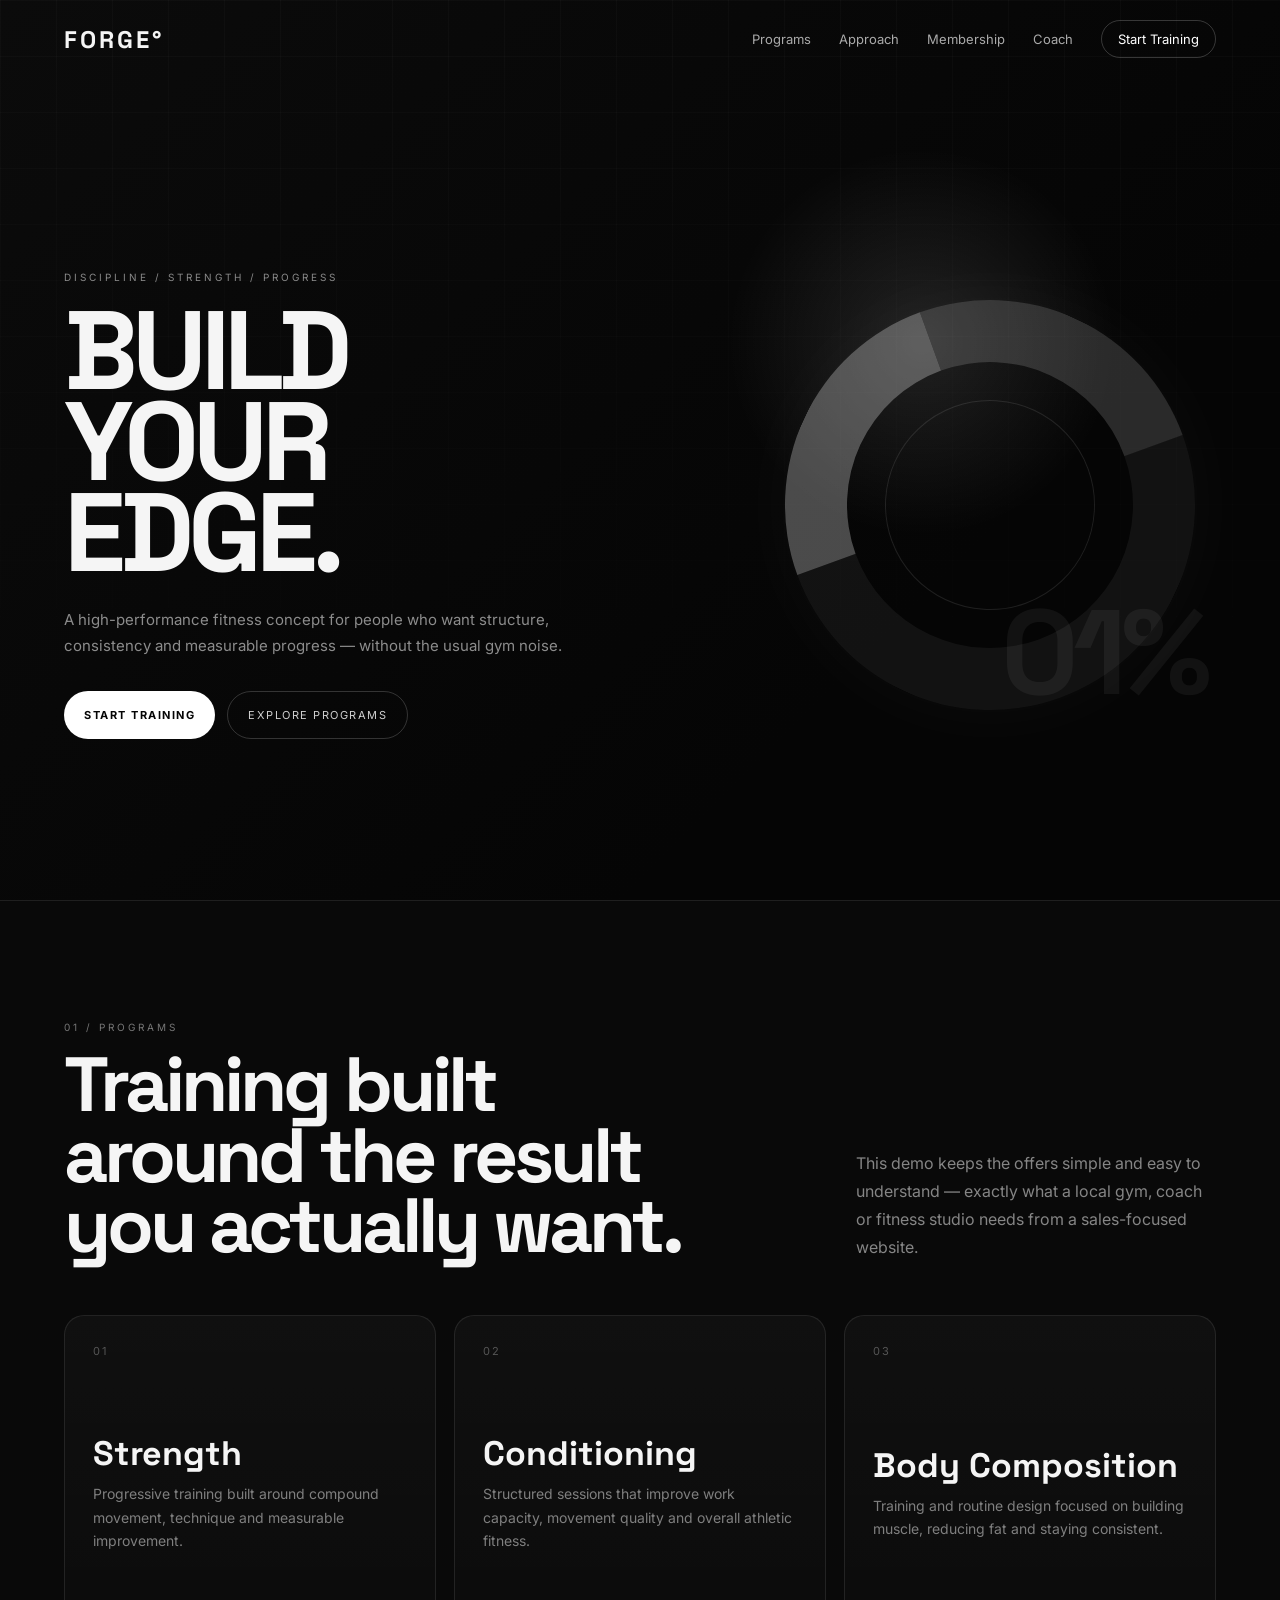
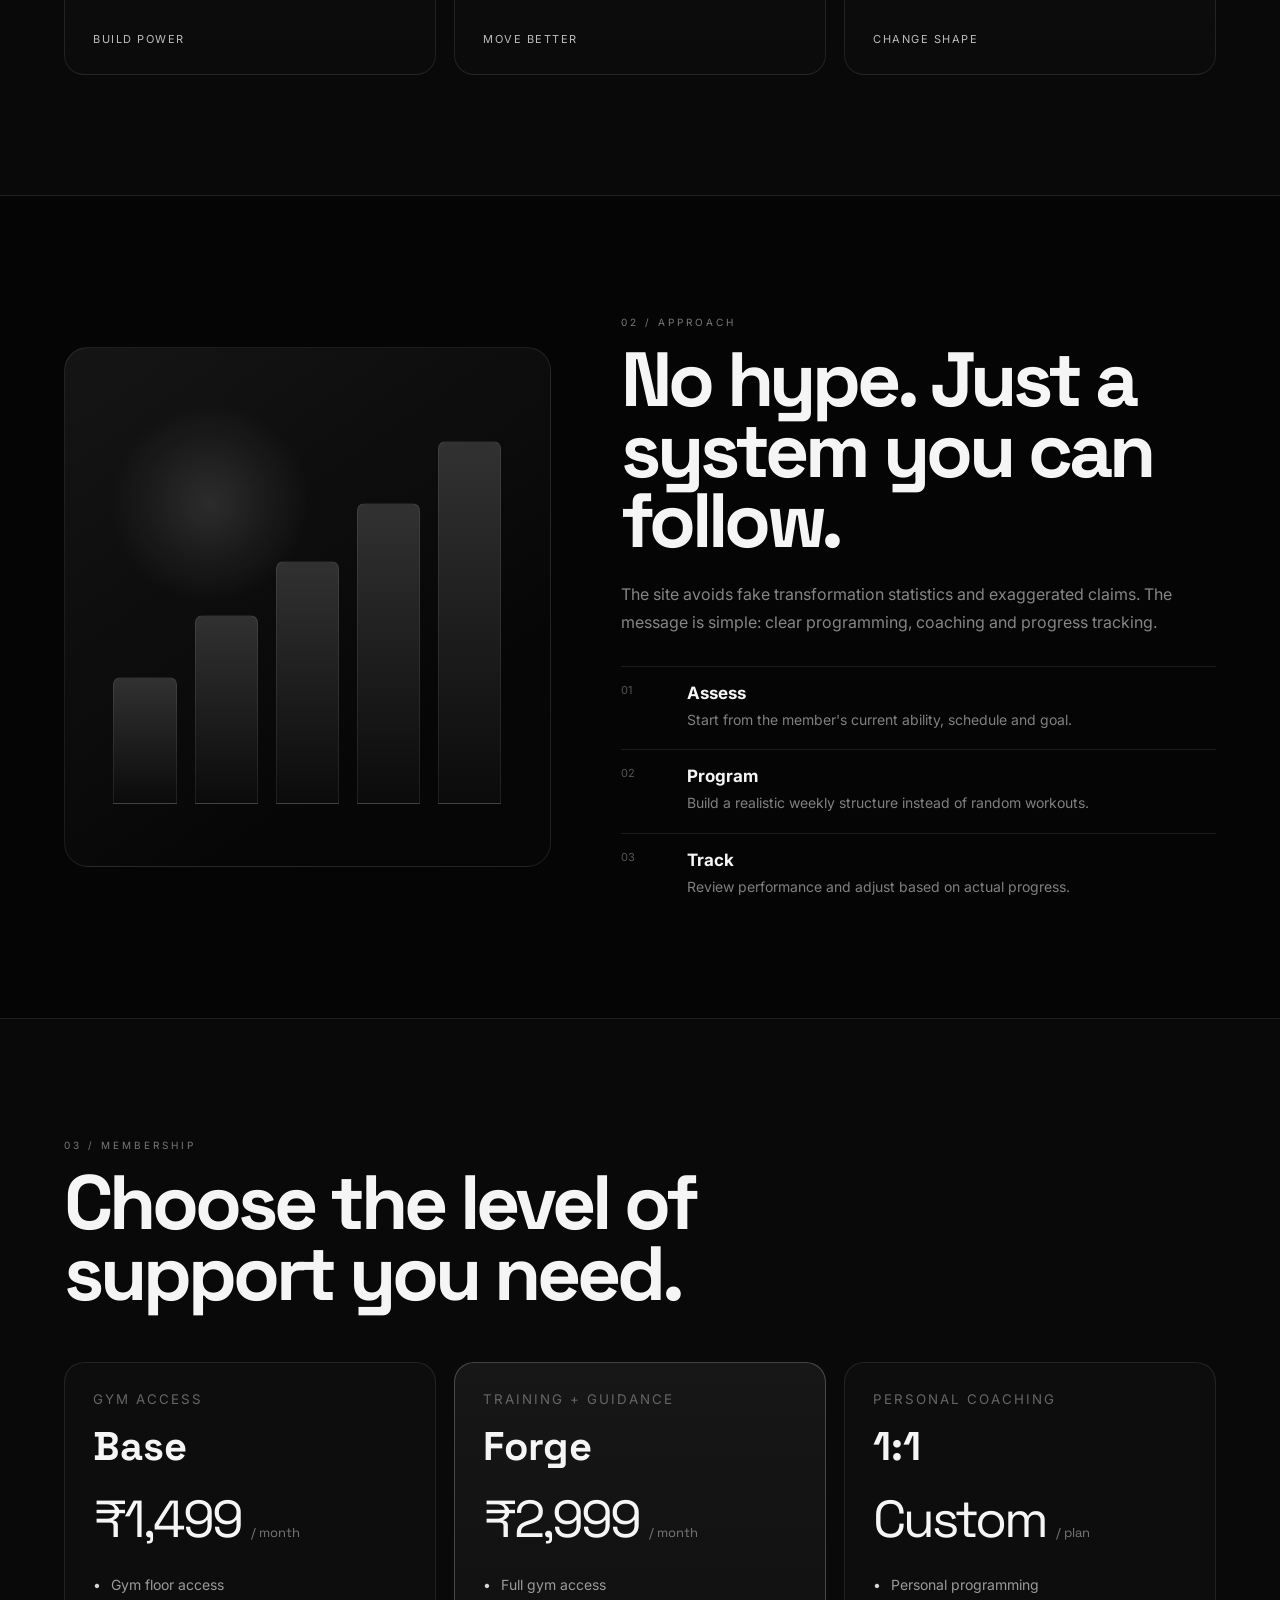
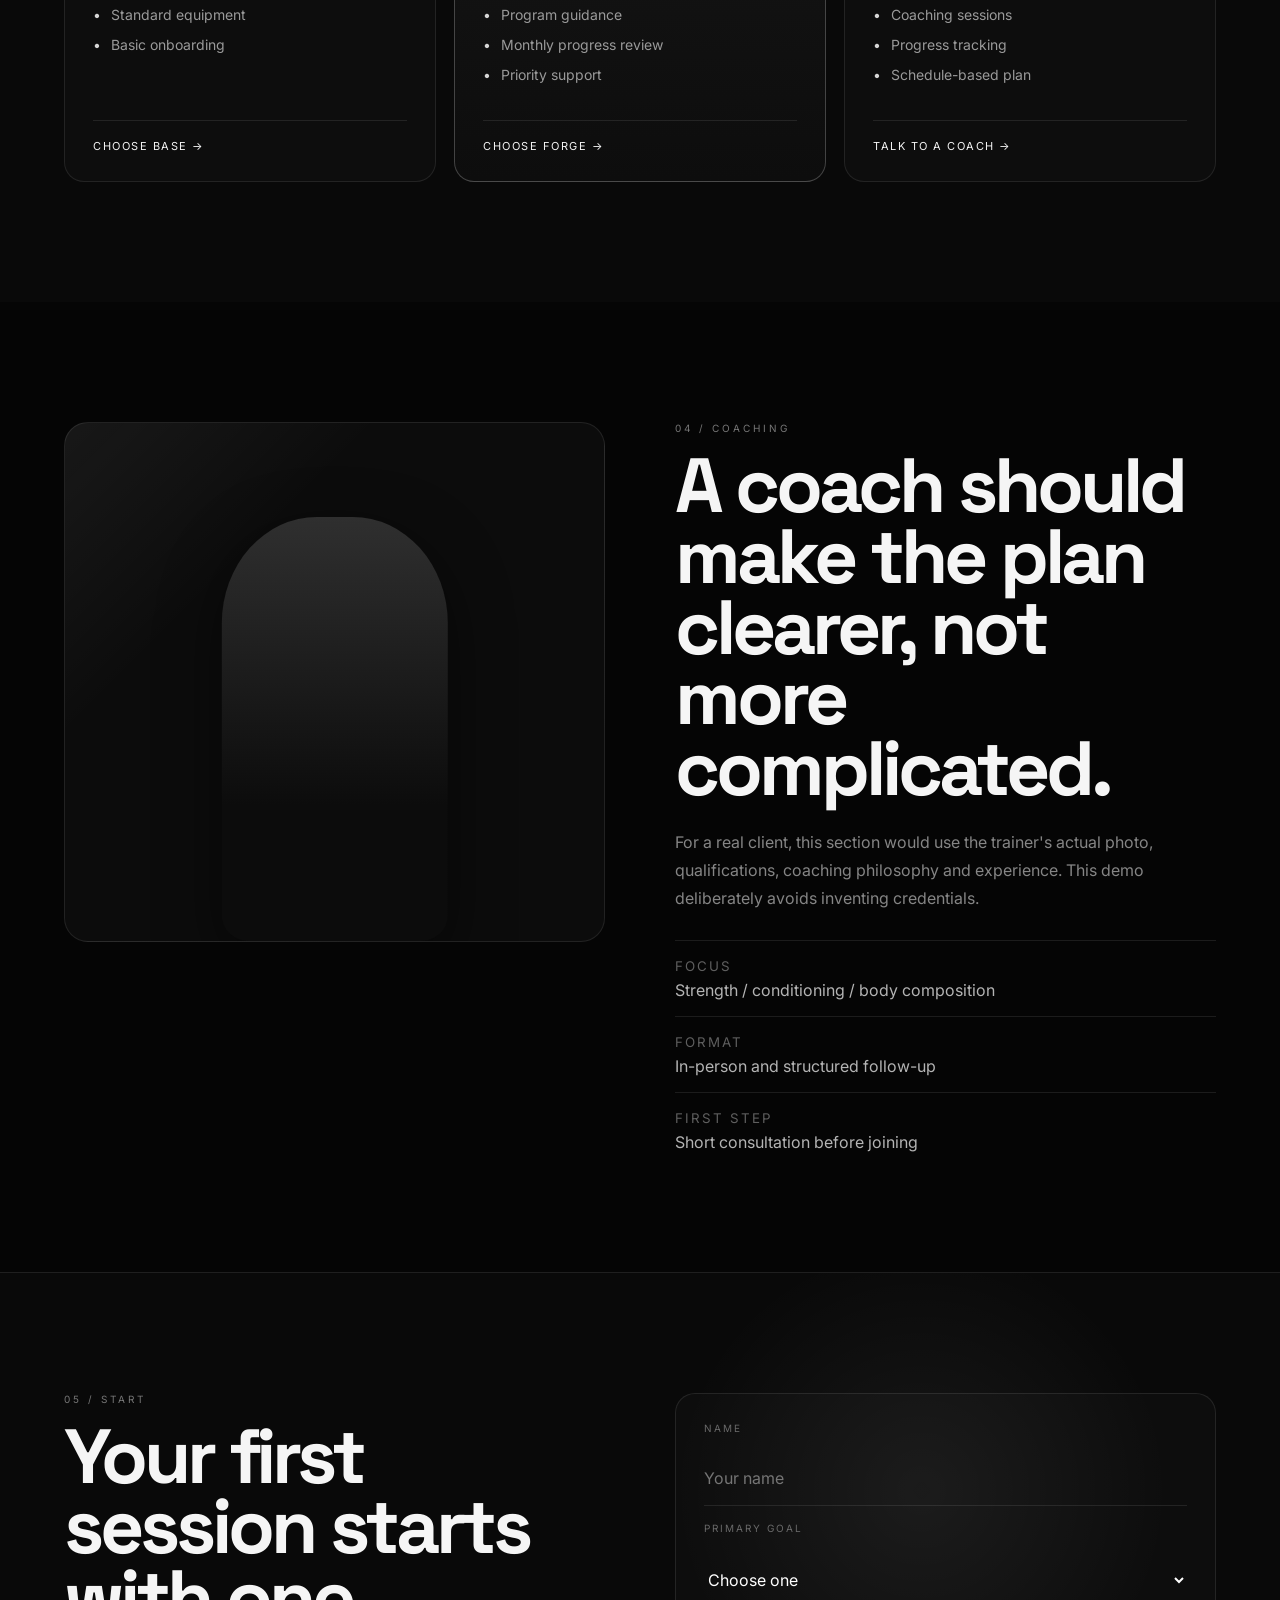
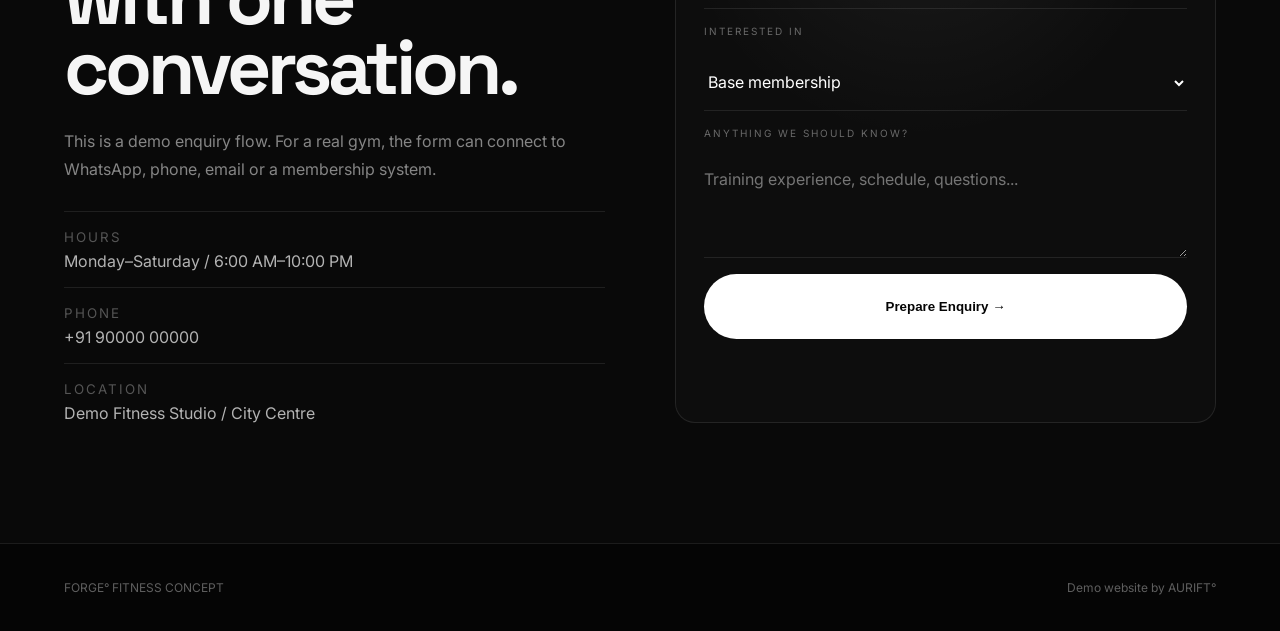
<file: forge/index.html>
<!DOCTYPE html>
<html lang="en">
<head>
  <meta charset="UTF-8" />
  <meta name="viewport" content="width=device-width, initial-scale=1.0" />
  <title>FORGE° — Fitness Concept</title>

  <link rel="preconnect" href="https://fonts.googleapis.com">
  <link rel="preconnect" href="https://fonts.gstatic.com" crossorigin>
  <link href="https://fonts.googleapis.com/css2?family=Inter:wght@400;500;600;700&family=Space+Grotesk:wght@500;600;700&display=swap" rel="stylesheet">

  <style>
    *{box-sizing:border-box;margin:0;padding:0}
    html{scroll-behavior:smooth}
    body{
      font-family:"Inter",sans-serif;
      background:#050505;
      color:#f5f5f5;
      overflow-x:hidden;
    }
    a{text-decoration:none;color:inherit}
    .container{width:min(1180px,90%);margin:auto}

    :root{
      --bg:#050505;
      --surface:#0c0c0c;
      --surface2:#121212;
      --text:#f5f5f5;
      --muted:#858585;
      --line:rgba(255,255,255,.09);
    }

    nav{
      position:fixed;inset:0 0 auto 0;z-index:100;
      padding:20px 0;transition:.3s
    }
    nav.scrolled{
      background:rgba(5,5,5,.88);
      backdrop-filter:blur(14px);
      border-bottom:1px solid var(--line)
    }
    .nav-wrap{display:flex;justify-content:space-between;align-items:center}
    .logo{
      font-family:"Space Grotesk";font-weight:700;
      letter-spacing:3px;font-size:24px
    }
    .nav-links{display:flex;gap:28px;align-items:center;color:#aaa;font-size:13px}
    .nav-links a:hover{color:#fff}
    .nav-cta{
      border:1px solid rgba(255,255,255,.2);
      border-radius:999px;padding:10px 16px;color:#fff!important
    }
    .menu-toggle{
      display:none;width:42px;height:42px;border-radius:50%;
      border:1px solid var(--line);background:transparent;color:#fff
    }

    .hero{
      min-height:100vh;
      padding-top:110px;
      display:flex;align-items:center;
      position:relative;overflow:hidden;
      background:
        radial-gradient(circle at 72% 38%,rgba(255,255,255,.11),transparent 18%),
        linear-gradient(135deg,#0b0b0b,#050505 70%);
    }
    .hero::before{
      content:"";position:absolute;inset:0;
      background-image:
        linear-gradient(rgba(255,255,255,.025) 1px,transparent 1px),
        linear-gradient(90deg,rgba(255,255,255,.025) 1px,transparent 1px);
      background-size:56px 56px;
      mask-image:linear-gradient(to bottom,#000,transparent 90%)
    }
    .hero-grid{
      display:grid;grid-template-columns:1.05fr .95fr;
      gap:60px;align-items:center;position:relative;z-index:2
    }
    .eyebrow{
      color:#8a8a8a;font-size:10px;letter-spacing:3px;text-transform:uppercase;
      margin-bottom:22px
    }
    h1{
      font-family:"Space Grotesk";
      font-size:clamp(70px,8.7vw,132px);
      line-height:.82;letter-spacing:-6px;
      font-weight:700;max-width:760px
    }
    .hero-copy p{
      color:#8c8c8c;line-height:1.75;
      max-width:520px;margin:28px 0 32px;font-size:15px
    }
    .hero-actions{display:flex;gap:12px;flex-wrap:wrap}
    .btn{
      min-height:48px;padding:0 20px;border-radius:999px;
      display:inline-flex;align-items:center;justify-content:center;
      text-transform:uppercase;letter-spacing:1.5px;font-size:11px;
      transition:.25s
    }
    .btn-primary{background:#fff;color:#050505;font-weight:700}
    .btn-secondary{border:1px solid rgba(255,255,255,.18);color:#cfcfcf}

    .hero-visual{min-height:560px;position:relative}
    .ring{
      position:absolute;right:4%;top:50%;transform:translateY(-50%) rotate(25deg);
      width:410px;height:410px;border-radius:50%;
      border:62px solid rgba(255,255,255,.055);
      border-left-color:rgba(255,255,255,.28);
      border-top-color:rgba(255,255,255,.15);
      box-shadow:0 0 80px rgba(255,255,255,.035);
      animation:rotateRing 14s linear infinite
    }
    .ring::before{
      content:"";position:absolute;inset:38px;border-radius:50%;
      border:1px solid rgba(255,255,255,.1)
    }
    .hero-stat{
      position:absolute;right:2%;bottom:10%;
      font-family:"Space Grotesk";font-size:120px;font-weight:700;
      color:rgba(255,255,255,.055);letter-spacing:-6px
    }
    @keyframes rotateRing{
      to{transform:translateY(-50%) rotate(385deg)}
    }

    section{padding:120px 0}
    .section-kicker{
      color:#777;font-size:10px;letter-spacing:3px;text-transform:uppercase;margin-bottom:16px
    }
    .section-title{
      font-family:"Space Grotesk";
      font-size:clamp(46px,6vw,82px);
      line-height:.92;letter-spacing:-4px;max-width:840px
    }
    .section-copy{color:#858585;line-height:1.75;max-width:620px}

    #programs{
      background:#090909;border-top:1px solid var(--line);border-bottom:1px solid var(--line)
    }
    .head-grid{
      display:grid;grid-template-columns:1.2fr .8fr;gap:70px;align-items:end;margin-bottom:54px
    }
    .head-copy{margin-left:auto;max-width:360px}
    .program-grid{display:grid;grid-template-columns:repeat(3,1fr);gap:18px}
    .program{
      min-height:360px;padding:28px;border:1px solid var(--line);border-radius:20px;
      background:linear-gradient(180deg,rgba(255,255,255,.03),rgba(255,255,255,.01));
      display:flex;flex-direction:column;justify-content:space-between;
      transition:.3s;position:relative;overflow:hidden
    }
    .program:hover{transform:translateY(-6px);border-color:rgba(255,255,255,.23)}
    .program-num{color:#555;font-size:11px;letter-spacing:2px}
    .program h3{
      font-family:"Space Grotesk";font-size:34px;line-height:.95;margin-bottom:12px
    }
    .program p{color:#7f7f7f;line-height:1.65;font-size:14px}
    .program-tag{color:#bdbdbd;font-size:11px;letter-spacing:1.5px;text-transform:uppercase}

    .approach-grid{
      display:grid;grid-template-columns:.9fr 1.1fr;gap:70px;align-items:center
    }
    .approach-visual{
      min-height:520px;border-radius:24px;border:1px solid var(--line);
      background:
        radial-gradient(circle at 30% 30%,rgba(255,255,255,.12),transparent 20%),
        linear-gradient(145deg,#151515,#060606 75%);
      position:relative;overflow:hidden
    }
    .bars{
      position:absolute;left:10%;right:10%;bottom:12%;
      display:flex;align-items:flex-end;gap:18px;height:70%
    }
    .bar{
      flex:1;background:linear-gradient(180deg,#313131,#0b0b0b);
      border:1px solid rgba(255,255,255,.08);
      border-radius:8px 8px 0 0
    }
    .bar:nth-child(1){height:35%}
    .bar:nth-child(2){height:52%}
    .bar:nth-child(3){height:67%}
    .bar:nth-child(4){height:83%}
    .bar:nth-child(5){height:100%}
    .approach-content .section-title{margin-bottom:24px}
    .approach-list{display:grid;gap:18px;margin-top:30px}
    .approach-item{
      border-top:1px solid var(--line);padding-top:16px;
      display:grid;grid-template-columns:52px 1fr;gap:14px
    }
    .approach-item span{color:#555;font-size:11px}
    .approach-item h4{font-size:17px;margin-bottom:6px}
    .approach-item p{color:#808080;line-height:1.6;font-size:14px}

    #membership{
      background:#090909;border-top:1px solid var(--line)
    }
    .membership-grid{display:grid;grid-template-columns:repeat(3,1fr);gap:18px;margin-top:54px}
    .membership{
      min-height:420px;padding:28px;border:1px solid var(--line);border-radius:20px;
      background:#0d0d0d;display:flex;flex-direction:column
    }
    .membership.featured{background:linear-gradient(180deg,#171717,#0d0d0d);border-color:rgba(255,255,255,.22)}
    .membership small{color:#666;text-transform:uppercase;letter-spacing:2px}
    .membership h3{font-family:"Space Grotesk";font-size:40px;margin:14px 0}
    .membership .price{font-family:"Space Grotesk";font-size:52px;letter-spacing:-3px}
    .membership .price span{font-size:13px;color:#777;letter-spacing:0}
    .membership ul{list-style:none;display:grid;gap:13px;margin:24px 0 30px;color:#9a9a9a;font-size:14px}
    .membership li::before{content:"•";margin-right:10px;color:#d6d6d6}
    .membership a{
      margin-top:auto;border-top:1px solid var(--line);padding-top:18px;
      text-transform:uppercase;letter-spacing:1.5px;font-size:11px
    }

    #coach{
      background:#050505
    }
    .coach-grid{display:grid;grid-template-columns:1fr 1fr;gap:70px;align-items:start}
    .coach-card{
      min-height:520px;border:1px solid var(--line);border-radius:24px;
      background:
        linear-gradient(135deg,rgba(255,255,255,.05),transparent 30%),
        #0c0c0c;
      position:relative;overflow:hidden
    }
    .coach-silhouette{
      position:absolute;left:50%;bottom:0;transform:translateX(-50%);
      width:42%;height:82%;
      background:linear-gradient(180deg,#2f2f2f,#0c0c0c 68%);
      border-radius:42% 42% 12% 12% / 25% 25% 6% 6%;
      filter:drop-shadow(0 20px 30px rgba(0,0,0,.5))
    }
    .coach-copy .section-title{margin-bottom:24px}
    .coach-meta{display:grid;gap:16px;margin-top:28px}
    .coach-meta div{border-top:1px solid var(--line);padding-top:14px}
    .coach-meta small{color:#5f5f5f;text-transform:uppercase;letter-spacing:2px}
    .coach-meta p{margin-top:5px;color:#b4b4b4}

    #contact{
      background:
        radial-gradient(circle at 72% 25%,rgba(255,255,255,.06),transparent 22%),
        #090909;
      border-top:1px solid var(--line)
    }
    .contact-grid{display:grid;grid-template-columns:1fr 1fr;gap:70px}
    .join-form{
      padding:28px;border:1px solid var(--line);border-radius:20px;
      background:rgba(255,255,255,.018);display:grid;gap:16px
    }
    .field{display:grid;gap:8px}
    .field label{color:#696969;font-size:10px;letter-spacing:2px;text-transform:uppercase}
    .field input,.field select,.field textarea{
      background:transparent;color:#fff;border:0;border-bottom:1px solid var(--line);
      padding:11px 0 12px;outline:none;font:inherit
    }
    .field select option{background:#111;color:#fff}
    .field textarea{min-height:90px;resize:vertical}
    .submit{
      border:0;border-radius:999px;background:#fff;color:#050505;
      padding:15px;font-weight:700;cursor:pointer
    }
    .form-status{min-height:18px;color:#777;font-size:12px}
    .contact-points{display:grid;gap:16px;margin-top:28px}
    .contact-points div{border-top:1px solid var(--line);padding-top:14px}
    .contact-points small{color:#555;text-transform:uppercase;letter-spacing:2px}
    .contact-points p{margin-top:5px;color:#b3b3b3}

    footer{padding:36px 0;border-top:1px solid var(--line);color:#5f5f5f;font-size:12px}
    .footer-wrap{display:flex;justify-content:space-between;gap:20px;flex-wrap:wrap}

    @media(max-width:850px){
      .menu-toggle{display:flex;align-items:center;justify-content:center}
      .nav-links{
        position:absolute;top:72px;left:5%;right:5%;
        display:none;flex-direction:column;align-items:stretch;gap:0;
        padding:12px;background:rgba(7,7,7,.97);border:1px solid var(--line);
        border-radius:16px;backdrop-filter:blur(14px)
      }
      .nav-links.open{display:flex}
      .nav-links a{padding:12px 10px}
      .nav-cta{text-align:center;margin-top:4px}

      .hero-grid,.head-grid,.approach-grid,.coach-grid,.contact-grid{grid-template-columns:1fr}
      .head-copy{margin-left:0}
      .hero-visual{min-height:360px}
      .ring{width:300px;height:300px;right:50%;transform:translate(50%,-50%) rotate(25deg);border-width:45px}
      @keyframes rotateRing{to{transform:translate(50%,-50%) rotate(385deg)}}
      .hero-stat{font-size:80px}
      .program-grid,.membership-grid{grid-template-columns:1fr}
      section{padding:95px 0}
    }

    @media(max-width:500px){
      .container{width:92%}
      h1{font-size:clamp(58px,17vw,84px)}
      .hero-copy p{font-size:14px}
      .ring{width:250px;height:250px;border-width:38px}
      .hero-visual{min-height:300px}
      .section-title{font-size:clamp(42px,13vw,60px);letter-spacing:-3px}
    }
  

/* =========================================================
   MOBILE UX PASS — FORGE
========================================================= */
@media (max-width: 900px) {
  html { scroll-padding-top:76px; }
  body { overflow-x:hidden; }
  .container { width:92%; }

  nav { padding:15px 0; }
  .logo { font-size:20px; }
  .menu-toggle { display:flex; align-items:center; justify-content:center; width:44px; height:44px; }

  .nav-links {
    top:68px; left:4%; right:4%;
    padding:12px;
    border-radius:16px;
    box-shadow:0 18px 48px rgba(0,0,0,.35);
  }
  .nav-links a { min-height:44px; display:flex; align-items:center; }
  .nav-cta { justify-content:center; }

  .hero {
    min-height:auto;
    padding:96px 0 64px;
    align-items:flex-start;
  }
  .hero-grid { grid-template-columns:1fr; gap:24px; }
  .eyebrow { margin-bottom:16px; letter-spacing:2.2px; }
  h1 {
    font-size:clamp(58px, 17vw, 84px);
    line-height:.86;
    letter-spacing:-4px;
  }
  .hero-copy p { font-size:14px; margin:22px 0 26px; }
  .hero-actions { display:grid; grid-template-columns:1fr; gap:10px; }
  .btn { width:100%; min-height:50px; }

  .hero-visual {
    min-height:290px;
    margin-top:4px;
  }
  .ring {
    width:245px;
    height:245px;
    right:50%;
    border-width:36px;
    transform:translate(50%,-50%) rotate(25deg);
  }
  @keyframes rotateRing {
    to { transform:translate(50%,-50%) rotate(385deg); }
  }
  .hero-stat { font-size:68px; right:2%; bottom:4%; }

  section { padding:88px 0; }
  .section-kicker { letter-spacing:2.2px; }
  .section-title {
    font-size:clamp(40px, 12vw, 60px);
    line-height:.96;
    letter-spacing:-3px;
  }

  .head-grid,
  .approach-grid,
  .coach-grid,
  .contact-grid {
    grid-template-columns:1fr !important;
    gap:26px !important;
  }
  .head-copy { margin-left:0; max-width:100%; }

  .program-grid,
  .membership-grid {
    grid-template-columns:1fr !important;
    gap:14px;
    margin-top:38px;
  }
  .program {
    min-height:280px;
    padding:24px;
  }

  .approach-visual { min-height:320px; }
  .bars { gap:10px; }
  .approach-item { grid-template-columns:42px 1fr; }

  .membership {
    min-height:auto;
    padding:24px;
  }
  .membership .price { font-size:46px; }
  .membership a {
    min-height:46px;
    display:flex;
    align-items:center;
  }

  .coach-card { min-height:340px; }
  .coach-silhouette { width:48%; height:78%; }

  .join-form { padding:20px; }
  .field input,
  .field select,
  .field textarea { font-size:16px; min-height:44px; }
  .submit { min-height:50px; }

  footer { padding:28px 0; }
}

@media (max-width: 520px) {
  h1 { font-size:clamp(54px, 18vw, 74px); }
  .hero-visual { min-height:260px; }
  .ring { width:220px; height:220px; border-width:32px; }
  .hero-stat { font-size:58px; }
}

@media (prefers-reduced-motion: reduce) {
  *, *::before, *::after {
    animation-duration:.01ms !important;
    animation-iteration-count:1 !important;
    scroll-behavior:auto !important;
  }
}

</style>
</head>

<body>

  <nav id="navbar">
    <div class="container nav-wrap">
      <a href="#top" class="logo">FORGE°</a>
      <button class="menu-toggle" id="menuToggle" aria-label="Open navigation">☰</button>
      <div class="nav-links" id="navLinks">
        <a href="#programs">Programs</a>
        <a href="#approach">Approach</a>
        <a href="#membership">Membership</a>
        <a href="#coach">Coach</a>
        <a href="#contact" class="nav-cta">Start Training</a>
      </div>
    </div>
  </nav>

  <main class="hero" id="top">
    <div class="container hero-grid">
      <div class="hero-copy">
        <div class="eyebrow">Discipline / strength / progress</div>
        <h1>BUILD<br>YOUR<br>EDGE.</h1>

        <p>
          A high-performance fitness concept for people who want structure, consistency and
          measurable progress — without the usual gym noise.
        </p>

        <div class="hero-actions">
          <a href="#contact" class="btn btn-primary">Start Training</a>
          <a href="#programs" class="btn btn-secondary">Explore Programs</a>
        </div>
      </div>

      <div class="hero-visual">
        <div class="ring"></div>
        <div class="hero-stat">01%</div>
      </div>
    </div>
  </main>

  <section id="programs">
    <div class="container">
      <div class="head-grid">
        <div>
          <div class="section-kicker">01 / Programs</div>
          <h2 class="section-title">Training built around the result you actually want.</h2>
        </div>

        <p class="section-copy head-copy">
          This demo keeps the offers simple and easy to understand — exactly what a local gym,
          coach or fitness studio needs from a sales-focused website.
        </p>
      </div>

      <div class="program-grid">
        <article class="program">
          <span class="program-num">01</span>
          <div>
            <h3>Strength</h3>
            <p>Progressive training built around compound movement, technique and measurable improvement.</p>
          </div>
          <span class="program-tag">Build power</span>
        </article>

        <article class="program">
          <span class="program-num">02</span>
          <div>
            <h3>Conditioning</h3>
            <p>Structured sessions that improve work capacity, movement quality and overall athletic fitness.</p>
          </div>
          <span class="program-tag">Move better</span>
        </article>

        <article class="program">
          <span class="program-num">03</span>
          <div>
            <h3>Body Composition</h3>
            <p>Training and routine design focused on building muscle, reducing fat and staying consistent.</p>
          </div>
          <span class="program-tag">Change shape</span>
        </article>
      </div>
    </div>
  </section>

  <section id="approach">
    <div class="container approach-grid">
      <div class="approach-visual">
        <div class="bars">
          <div class="bar"></div><div class="bar"></div><div class="bar"></div><div class="bar"></div><div class="bar"></div>
        </div>
      </div>

      <div class="approach-content">
        <div class="section-kicker">02 / Approach</div>
        <h2 class="section-title">No hype. Just a system you can follow.</h2>

        <p class="section-copy">
          The site avoids fake transformation statistics and exaggerated claims. The message is
          simple: clear programming, coaching and progress tracking.
        </p>

        <div class="approach-list">
          <div class="approach-item">
            <span>01</span>
            <div><h4>Assess</h4><p>Start from the member's current ability, schedule and goal.</p></div>
          </div>
          <div class="approach-item">
            <span>02</span>
            <div><h4>Program</h4><p>Build a realistic weekly structure instead of random workouts.</p></div>
          </div>
          <div class="approach-item">
            <span>03</span>
            <div><h4>Track</h4><p>Review performance and adjust based on actual progress.</p></div>
          </div>
        </div>
      </div>
    </div>
  </section>

  <section id="membership">
    <div class="container">
      <div class="section-kicker">03 / Membership</div>
      <h2 class="section-title">Choose the level of support you need.</h2>

      <div class="membership-grid">
        <article class="membership">
          <small>Gym access</small>
          <h3>Base</h3>
          <div class="price">₹1,499 <span>/ month</span></div>
          <ul>
            <li>Gym floor access</li>
            <li>Standard equipment</li>
            <li>Basic onboarding</li>
          </ul>
          <a href="#contact">Choose Base →</a>
        </article>

        <article class="membership featured">
          <small>Training + guidance</small>
          <h3>Forge</h3>
          <div class="price">₹2,999 <span>/ month</span></div>
          <ul>
            <li>Full gym access</li>
            <li>Program guidance</li>
            <li>Monthly progress review</li>
            <li>Priority support</li>
          </ul>
          <a href="#contact">Choose Forge →</a>
        </article>

        <article class="membership">
          <small>Personal coaching</small>
          <h3>1:1</h3>
          <div class="price">Custom <span>/ plan</span></div>
          <ul>
            <li>Personal programming</li>
            <li>Coaching sessions</li>
            <li>Progress tracking</li>
            <li>Schedule-based plan</li>
          </ul>
          <a href="#contact">Talk to a Coach →</a>
        </article>
      </div>
    </div>
  </section>

  <section id="coach">
    <div class="container coach-grid">
      <div class="coach-card">
        <div class="coach-silhouette"></div>
      </div>

      <div class="coach-copy">
        <div class="section-kicker">04 / Coaching</div>
        <h2 class="section-title">A coach should make the plan clearer, not more complicated.</h2>

        <p class="section-copy">
          For a real client, this section would use the trainer's actual photo, qualifications,
          coaching philosophy and experience. This demo deliberately avoids inventing credentials.
        </p>

        <div class="coach-meta">
          <div><small>Focus</small><p>Strength / conditioning / body composition</p></div>
          <div><small>Format</small><p>In-person and structured follow-up</p></div>
          <div><small>First step</small><p>Short consultation before joining</p></div>
        </div>
      </div>
    </div>
  </section>

  <section id="contact">
    <div class="container contact-grid">
      <div>
        <div class="section-kicker">05 / Start</div>
        <h2 class="section-title">Your first session starts with one conversation.</h2>

        <p class="section-copy" style="margin-top:24px">
          This is a demo enquiry flow. For a real gym, the form can connect to WhatsApp,
          phone, email or a membership system.
        </p>

        <div class="contact-points">
          <div><small>Hours</small><p>Monday–Saturday / 6:00 AM–10:00 PM</p></div>
          <div><small>Phone</small><p>+91 90000 00000</p></div>
          <div><small>Location</small><p>Demo Fitness Studio / City Centre</p></div>
        </div>
      </div>

      <form class="join-form" id="joinForm">
        <div class="field">
          <label for="name">Name</label>
          <input id="name" type="text" placeholder="Your name" required>
        </div>

        <div class="field">
          <label for="goal">Primary goal</label>
          <select id="goal" required>
            <option value="">Choose one</option>
            <option>Build strength</option>
            <option>Gain muscle</option>
            <option>Lose fat</option>
            <option>Improve fitness</option>
            <option>Need guidance</option>
          </select>
        </div>

        <div class="field">
          <label for="plan">Interested in</label>
          <select id="plan">
            <option>Base membership</option>
            <option>Forge membership</option>
            <option>1:1 coaching</option>
            <option>Not sure yet</option>
          </select>
        </div>

        <div class="field">
          <label for="note">Anything we should know?</label>
          <textarea id="note" placeholder="Training experience, schedule, questions..."></textarea>
        </div>

        <button class="submit" type="submit">Prepare Enquiry →</button>
        <div class="form-status" id="formStatus" aria-live="polite"></div>
      </form>
    </div>
  </section>

  <footer>
    <div class="container footer-wrap">
      <span>FORGE° FITNESS CONCEPT</span>
      <span>Demo website by AURIFT°</span>
    </div>
  </footer>

  <script>
    const navbar=document.getElementById("navbar");
    const menuToggle=document.getElementById("menuToggle");
    const navLinks=document.getElementById("navLinks");
    const joinForm=document.getElementById("joinForm");
    const formStatus=document.getElementById("formStatus");

    window.addEventListener("scroll",()=>{
      navbar.classList.toggle("scrolled",window.scrollY>40);
    });

    menuToggle.addEventListener("click",()=>{
      navLinks.classList.toggle("open");
      menuToggle.textContent=navLinks.classList.contains("open") ? "×" : "☰";
    });

    navLinks.querySelectorAll("a").forEach(link=>{
      link.addEventListener("click",()=>{
        navLinks.classList.remove("open");
        menuToggle.textContent="☰";
      });
    });

    joinForm.addEventListener("submit",e=>{
      e.preventDefault();
      if(!joinForm.reportValidity()) return;

      const name=document.getElementById("name").value.trim();
      const goal=document.getElementById("goal").value;

      formStatus.textContent=`Enquiry prepared for ${name}. Goal: ${goal}.`;
    });

    const revealItems=document.querySelectorAll(".program,.approach-visual,.approach-content,.membership,.coach-card,.coach-copy,.join-form");

    const observer=new IntersectionObserver(entries=>{
      entries.forEach(entry=>{
        if(entry.isIntersecting){
          entry.target.style.opacity="1";
          entry.target.style.transform="translateY(0)";
        }
      });
    },{threshold:.12});

    revealItems.forEach(el=>{
      el.style.opacity="0";
      el.style.transform="translateY(28px)";
      el.style.transition="opacity .7s ease, transform .7s ease";
      observer.observe(el);
    });
  </script>
</body>
</html>
</file>
